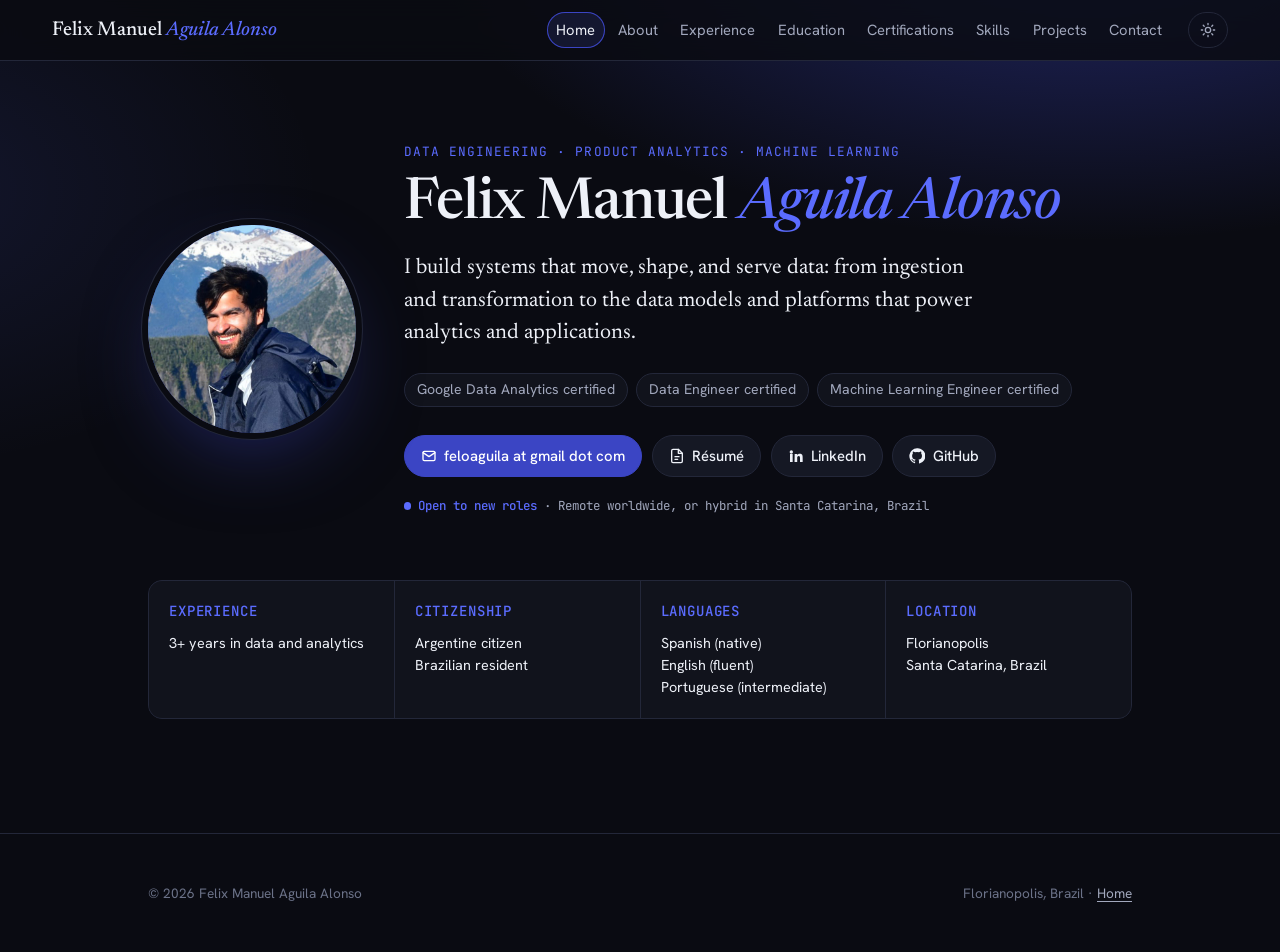
<file: index.html>
<!DOCTYPE html>
<html lang="en">
<head>
<meta charset="utf-8">
<meta name="viewport" content="width=device-width, initial-scale=1, viewport-fit=cover">
<title>Felix Manuel Aguila Alonso | Data Engineer &amp; Analytics</title>
<meta name="description" content="Data engineer and analyst working on ingestion pipelines, transformation, and data models — the layer between raw data and the analytics built on top of it.">
<meta name="author" content="Felix Manuel Aguila Alonso">
<meta name="theme-color" content="#0a0b12">
<link rel="icon" href="data:image/svg+xml,%3Csvg xmlns='http://www.w3.org/2000/svg' viewBox='0 0 64 64'%3E%3Crect width='64' height='64' rx='14' fill='%233b45c4'/%3E%3Ctext x='50%25' y='56%25' text-anchor='middle' dominant-baseline='middle' font-family='Georgia,serif' font-style='italic' font-size='30' fill='%23eef1f8'%3EFA%3C/text%3E%3C/svg%3E">

<!-- Open Graph / social -->
<meta property="og:type" content="website">
<meta property="og:url" content="https://felitoaguila.github.io/">
<meta property="og:title" content="Felix Manuel Aguila Alonso | Data Engineer &amp; Analytics">
<meta property="og:description" content="Data engineer and analyst working on ingestion pipelines, transformation, and data models — the layer between raw data and the analytics built on top of it.">
<meta property="og:image" content="https://felitoaguila.github.io/assets/felo-avatar.jpg">
<meta name="twitter:card" content="summary_large_image">
<meta name="twitter:title" content="Felix Manuel Aguila Alonso | Data Engineer &amp; Analytics">
<meta name="twitter:description" content="Data engineer and analyst working on ingestion pipelines, transformation, and data models — the layer between raw data and the analytics built on top of it.">
<meta name="twitter:image" content="https://felitoaguila.github.io/assets/felo-avatar.jpg">

<!-- Structured data -->
<script type="application/ld+json">
{
  "@context": "https://schema.org",
  "@type": "Person",
  "name": "Felix Manuel Aguila Alonso",
  "url": "https://felitoaguila.github.io/",
  "image": "https://felitoaguila.github.io/assets/felo-avatar.jpg",
  "jobTitle": "Data Engineer & Analytics",
  "worksFor": { "@type": "Organization", "name": "Rather Labs" },
  "address": {
    "@type": "PostalAddress",
    "addressLocality": "Florianopolis",
    "addressRegion": "Santa Catarina",
    "addressCountry": "BR"
  },
  "knowsLanguage": ["es", "en", "pt"],
  "knowsAbout": [
    "Python", "SQL", "MQL", "R", "Pandas", "ETL/ELT", "dbt", "Airflow",
    "Dash", "Plotly", "Data Visualization", "Google Cloud", "BigQuery", "MongoDB",
    "Google Cloud Functions", "Airbyte", "Prefect", "DuckDB", "PostgreSQL", "Docker", "OpenAI", "LangChain",
    "Machine Learning", "scikit-learn", "PyTorch", "TensorFlow", "LLM evaluation"
  ],
  "sameAs": [
    "https://www.linkedin.com/in/felix-aguila/",
    "https://github.com/FelitoAguila"
  ]
}
</script>

<link rel="preconnect" href="https://fonts.googleapis.com">
<link rel="preconnect" href="https://fonts.gstatic.com" crossorigin>
<link rel="stylesheet" href="https://fonts.googleapis.com/css2?family=Hanken+Grotesk:wght@400;500;600;700&family=JetBrains+Mono:wght@400;500&family=Newsreader:ital,opsz,wght@0,6..72,400;0,6..72,500;0,6..72,600;1,6..72,400&display=swap">
<style>
  /* ============================================================
     THEME TOKENS. Electric blue is the default; light is optional.
     ============================================================ */
  :root {
    --bg: #0a0b12;
    --bg-2: #11131c;
    --card: #151824;
    --ink: #eef1f8;
    --muted: #a2a8bd;
    --faint: #6b7288;
    --line: #232739;
    --accent: #5b6cff;
    --accent-2: #93a0ff;
    --accent-deep: #3b45c4;
    --accent-ink: #0a0b12;
    --accent-soft: rgba(91, 108, 255, 0.12);
    --glow: rgba(59, 69, 196, 0.5);
    --serif: "Newsreader", Georgia, "Times New Roman", serif;
    --sans: "Hanken Grotesk", system-ui, -apple-system, "Segoe UI", Roboto, sans-serif;
    --mono: "JetBrains Mono", ui-monospace, SFMono-Regular, Menlo, monospace;
    --radius: 14px;
    color-scheme: dark;
  }
  :root[data-theme="light"] {
    --bg: #f7f8fc;
    --bg-2: #eef0f8;
    --card: #ffffff;
    --ink: #0d1020;
    --muted: #4d5468;
    --faint: #7d84a0;
    --line: #dfe3ef;
    --accent: #4338ca;
    --accent-2: #3730a3;
    --accent-deep: #312e81;
    --accent-ink: #f7f8fc;
    --accent-soft: rgba(67, 56, 202, 0.08);
    --glow: rgba(67, 56, 202, 0.16);
    color-scheme: light;
  }

  *, *::before, *::after { box-sizing: border-box; }
  html { scroll-padding-top: 5rem; -webkit-text-size-adjust: 100%; }
  @media (prefers-reduced-motion: no-preference) { html { scroll-behavior: smooth; } }

  body {
    margin: 0;
    background:
      radial-gradient(60rem 30rem at 85% -10%, var(--glow), transparent 70%),
      radial-gradient(40rem 25rem at -10% 20%, var(--accent-soft), transparent 70%),
      var(--bg);
    background-repeat: no-repeat;
    color: var(--ink);
    font-family: var(--sans);
    font-size: 1.05rem;
    line-height: 1.65;
    min-height: 100vh;
  }

  a { color: var(--accent-2); text-decoration-thickness: 1px; text-underline-offset: 0.2em; }
  a:hover { text-decoration-thickness: 2px; }
  :focus-visible { outline: 2px solid var(--accent-2); outline-offset: 3px; border-radius: 4px; }
  ::selection { background: var(--accent-deep); color: #fff; }

  .wrap { max-width: 64rem; margin: 0 auto; padding: 0 1.25rem; }

  .skip {
    position: absolute; left: -9999px; top: 0; z-index: 40;
    background: var(--accent-deep); color: #fff; padding: 0.6rem 1rem; border-radius: 0 0 10px 0;
    text-decoration: none; font-size: 0.9rem;
  }
  .skip:focus { left: 0; }

  /* ============================================================
     TOP BAR
     ============================================================ */
  .bar {
    position: sticky; top: 0; z-index: 20;
    background: color-mix(in srgb, var(--bg) 82%, transparent);
    backdrop-filter: blur(12px); -webkit-backdrop-filter: blur(12px);
    border-bottom: 1px solid var(--line);
  }
  .bar .wrap { display: flex; align-items: center; gap: 1rem; min-height: 3.75rem; max-width: 76rem; }
  .brand {
    font-family: var(--serif); font-size: 1.25rem; font-weight: 500;
    color: var(--ink); text-decoration: none; white-space: nowrap;
  }
  .brand span { color: var(--accent); font-style: italic; }
  .nav { display: flex; gap: 0.2rem; margin-left: auto; overflow-x: auto; scrollbar-width: none; font-size: 0.92rem; }
  .nav::-webkit-scrollbar { display: none; }
  .nav a {
    color: var(--muted); text-decoration: none; white-space: nowrap;
    padding: 0.35rem 0.6rem; border-radius: 999px; transition: color .2s, background .2s;
  }
  .nav a:hover { color: var(--ink); }
  .nav a.active { color: var(--ink); background: var(--accent-soft); box-shadow: inset 0 0 0 1px var(--accent-deep); }
  .icon-btn {
    font: inherit; font-size: 0.85rem; line-height: 1; color: var(--muted);
    background: none; border: 1px solid var(--line); border-radius: 999px;
    height: 2.2rem; min-width: 2.2rem; padding: 0 0.7rem; cursor: pointer; flex: none;
    display: inline-flex; align-items: center; justify-content: center; gap: 0.4rem;
  }
  .icon-btn:hover { color: var(--accent-2); border-color: var(--accent); }
  .icon-btn svg { width: 1rem; height: 1rem; }

  /* ============================================================
     HERO
     ============================================================ */
  .hero { display: grid; grid-template-columns: auto 1fr; gap: 3rem; align-items: center; padding: 5rem 0 4rem; }
  .avatar {
    position: relative; width: 13rem; height: 13rem; border-radius: 50%;
    background: linear-gradient(145deg, var(--accent-deep), #131a52);
    color: #eef1f8; display: grid; place-items: center;
    font-family: var(--serif); font-size: 4.2rem; font-style: italic;
    box-shadow: 0 0 0 6px var(--bg), 0 0 0 7px var(--line), 0 30px 80px -20px var(--glow);
  }
  .avatar img { width: 100%; height: 100%; border-radius: 50%; object-fit: cover; }
  .eyebrow {
    font-family: var(--mono); font-size: 0.8rem; letter-spacing: 0.08em; text-transform: uppercase;
    color: var(--accent); margin: 0 0 0.75rem;
  }
  .hero h1 {
    font-family: var(--serif); font-weight: 500;
    font-size: clamp(2.3rem, 5.5vw, 3.6rem); line-height: 1.08; letter-spacing: -0.02em; margin: 0 0 1rem;
  }
  .hero h1 em { color: var(--accent); }
  .lede { font-family: var(--serif); font-size: 1.35rem; line-height: 1.5; margin: 0 0 1.5rem; max-width: 36rem; color: var(--ink); }
  .facts { list-style: none; margin: 0 0 1.75rem; padding: 0; display: flex; flex-wrap: wrap; gap: 0.5rem; }
  .facts li {
    font-size: 0.88rem; color: var(--muted); border: 1px solid var(--line);
    padding: 0.25rem 0.75rem; border-radius: 999px; background: var(--bg-2);
  }
  .links { display: flex; flex-wrap: wrap; gap: 0.6rem; }
  .practical { margin: 1.15rem 0 0; font-family: var(--mono); font-size: 0.78rem; color: var(--muted); }
  .practical .dot { display: inline-block; width: 0.45rem; height: 0.45rem; border-radius: 50%; background: var(--accent); margin-right: 0.4rem; }
  .practical b { color: var(--accent); font-weight: 500; }
  .btn {
    display: inline-flex; align-items: center; gap: 0.45rem;
    text-decoration: none; color: var(--ink); border: 1px solid var(--line); background: var(--card);
    padding: 0.5rem 1rem; border-radius: 999px; font-weight: 500; font-size: 0.93rem;
    transition: border-color .2s, transform .2s, background .2s;
  }
  .btn svg { width: 1rem; height: 1rem; }
  .btn:hover { border-color: var(--accent); transform: translateY(-1px); }
  .btn.primary { background: var(--accent-deep); border-color: var(--accent-deep); color: #fff; }
  .btn.primary:hover { background: var(--accent); border-color: var(--accent); }

  /* Stats strip */
  .stats { display: grid; grid-template-columns: repeat(4, 1fr); gap: 1px; background: var(--line); border: 1px solid var(--line); border-radius: var(--radius); overflow: hidden; margin-bottom: 1rem; }
  .stat { background: var(--bg-2); padding: 1.2rem 1.25rem; }
  .stat .k { display: block; font-family: var(--mono); font-size: 0.88rem; font-weight: 500; text-transform: uppercase; letter-spacing: 0.06em; color: var(--accent); margin: 0 0 0.5rem; }
  .stat p { margin: 0; font-size: 0.9rem; line-height: 1.55; color: var(--ink); }

  /* ============================================================
     SECTIONS
     ============================================================ */
  main { min-height: calc(100vh - 12rem); }
  section { padding: 4.5rem 0 1rem; }
  section#home { padding: 0; }
  .sec-head { display: flex; align-items: baseline; gap: 1rem; margin: 0 0 2rem; flex-wrap: wrap; }
  .sec-num { font-family: var(--mono); font-size: 0.85rem; color: var(--accent); }
  h2 {
    font-family: var(--serif); font-size: clamp(1.9rem, 4vw, 2.4rem); line-height: 1.15; font-weight: 500;
    margin: 0; letter-spacing: -0.01em;
  }
  .sec-head::after { content: ""; flex: 1; height: 1px; background: var(--line); min-width: 2rem; align-self: center; }
  h3 { font-size: 1.1rem; line-height: 1.35; font-weight: 600; margin: 0; }
  p { margin: 0 0 1rem; }
  .prose { max-width: 44rem; }
  .prose p { font-family: var(--serif); font-size: 1.15rem; }
  .prose strong { font-weight: 600; color: var(--ink); }
  .intro-note { margin-bottom: 2rem; }
  .intro-note p { margin-bottom: 0; }

  /* Focus areas (About) */
  .areas { display: grid; grid-template-columns: repeat(3, 1fr); gap: 0.9rem; margin: 1.75rem 0; }
  .area { border: 1px solid var(--line); border-radius: var(--radius); padding: 1rem 1.1rem; background: var(--card); }
  .area h3 { font-size: 0.98rem; color: var(--accent-2); margin-bottom: 0.3rem; }
  .area p { margin: 0; font-size: 0.92rem; color: var(--muted); }

  /* Cards (featured work / projects) */
  .grid { display: grid; grid-template-columns: repeat(auto-fill, minmax(18rem, 1fr)); gap: 1.1rem; }
  .card {
    position: relative; display: flex; flex-direction: column;
    background: var(--card); border: 1px solid var(--line); border-radius: var(--radius);
    padding: 1.4rem; transition: border-color .25s, transform .25s, box-shadow .25s;
  }
  .card:hover { border-color: var(--accent-deep); transform: translateY(-3px); box-shadow: 0 18px 40px -24px var(--glow); }
  .card .kicker { font-family: var(--mono); font-size: 0.75rem; letter-spacing: 0.05em; text-transform: uppercase; color: var(--accent); margin-bottom: 0.5rem; }
  .card h3 { font-family: var(--serif); font-size: 1.3rem; font-weight: 500; margin-bottom: 0.5rem; }
  .card p:not(.kicker) { color: var(--muted); font-size: 0.95rem; flex: 1; }
  .tags { display: flex; flex-wrap: wrap; gap: 0.35rem; list-style: none; margin: 0.25rem 0 0; padding: 0; }
  .tags li { font-family: var(--mono); font-size: 0.72rem; color: var(--muted); background: var(--bg-2); border: 1px solid var(--line); padding: 0.1rem 0.5rem; border-radius: 6px; }
  .card .more { margin-top: 1rem; font-size: 0.9rem; font-weight: 500; }

  /* Filters */
  .filters { display: flex; flex-wrap: wrap; align-items: center; gap: 0.5rem 1rem; margin: 0 0 2rem; font-size: 0.9rem; }
  .seg { display: inline-flex; flex-wrap: wrap; border: 1px solid var(--line); border-radius: 999px; padding: 0.2rem; background: var(--bg-2); }
  .seg button {
    font: inherit; color: var(--muted); background: none; border: 0; cursor: pointer;
    padding: 0.3rem 0.95rem; border-radius: 999px;
  }
  .seg button:hover { color: var(--ink); }
  .seg button[aria-pressed="true"] { background: var(--accent-deep); color: #fff; }
  .legend { color: var(--faint); font-size: 0.85rem; }

  /* Timeline */
  .tl { list-style: none; margin: 0; padding: 0; position: relative; }
  .tl::before { content: ""; position: absolute; top: 0.6rem; bottom: 1rem; width: 2px; background: linear-gradient(var(--accent-deep), var(--line)); left: calc(9.5rem + 1.25rem - 1px); }
  .tl > li { display: grid; grid-template-columns: 9.5rem 1fr; column-gap: 2.5rem; position: relative; padding-bottom: 2.25rem; }
  .tl > li[hidden] { display: none; }
  .tl > li::after {
    content: ""; position: absolute; top: 0.45rem; left: calc(9.5rem + 1.25rem - 7px);
    width: 14px; height: 14px; border-radius: 50%; background: var(--accent); box-shadow: 0 0 0 4px var(--bg);
  }
  .tl > li[data-type="freelance"]::after { background: var(--bg); border: 2px solid var(--accent); }
  .when { text-align: right; font-family: var(--mono); font-size: 0.8rem; color: var(--muted); padding-top: 0.25rem; line-height: 1.5; }
  .org { font-size: 0.93rem; color: var(--accent-2); margin: 0.1rem 0 0.6rem; }
  .tl p { margin: 0 0 0.6rem; max-width: 40rem; color: var(--muted); }
  .tl ul.impact { margin: 0 0 0.6rem; padding-left: 1.1rem; color: var(--muted); max-width: 40rem; }
  .tl ul.impact li::marker { color: var(--accent); }

  /* Publications / certifications list */
  .pubs { list-style: none; margin: 0; padding: 0; }
  .pubs > li { display: grid; grid-template-columns: 6.5rem 1fr; gap: 1.25rem; padding: 1.25rem 0; border-bottom: 1px solid var(--line); }
  .pubs > li:last-child { border-bottom: 0; padding-bottom: 0; }
  .pub-group + .pub-group { margin-top: 2.5rem; }
  .pub-field { font-family: var(--mono); font-size: 0.8rem; font-weight: 500; text-transform: uppercase; letter-spacing: 0.08em; color: var(--accent); margin: 0 0 0.75rem; }
  .pubs .year { font-family: var(--mono); font-size: 0.85rem; color: var(--accent); padding-top: 0.2rem; }
  .pubs h3 { font-family: var(--serif); font-size: 1.2rem; font-weight: 500; }
  .pubs .meta { color: var(--muted); font-size: 0.92rem; margin: 0.2rem 0 0; }
  .pubs .res { margin-top: 0.6rem; }
  .pubs .meta i { color: var(--ink); }
  .badge { display: inline-block; font-family: var(--mono); font-size: 0.7rem; text-transform: uppercase; letter-spacing: 0.05em; padding: 0.08rem 0.45rem; border-radius: 5px; border: 1px solid var(--accent-deep); color: var(--accent-2); margin-right: 0.4rem; vertical-align: 0.15em; }
  .res { display: flex; flex-wrap: wrap; gap: 0.4rem; }
  .res a { font-family: var(--mono); font-size: 0.75rem; text-decoration: none; color: var(--muted); border: 1px solid var(--line); padding: 0.12rem 0.55rem; border-radius: 6px; }
  .res a:hover { color: var(--accent-2); border-color: var(--accent); }

  /* Education */
  .certs { display: grid; grid-template-columns: repeat(auto-fill, minmax(18rem, 1fr)); gap: 1.1rem; }
  .cert { background: var(--card); border: 1px solid var(--line); border-radius: var(--radius); padding: 1.3rem; border-top: 3px solid var(--accent-deep); }
  .certs .when { text-align: left; margin-bottom: 0.4rem; padding: 0; }
  .certs h3 { font-family: var(--serif); font-size: 1.2rem; font-weight: 500; }
  .certs .meta { margin: 0.4rem 0 0; color: var(--muted); font-size: 0.93rem; }
  .certs .res { margin-top: 0.7rem; }

  /* Skills */
  .skills { display: grid; grid-template-columns: repeat(auto-fill, minmax(18rem, 1fr)); gap: 1.1rem; }
  .skill { background: var(--card); border: 1px solid var(--line); border-radius: var(--radius); padding: 1.2rem 1.3rem; }
  .skill h3 { font-size: 0.8rem; font-family: var(--mono); text-transform: uppercase; letter-spacing: 0.06em; color: var(--accent); margin-bottom: 0.75rem; font-weight: 500; }
  .chips { display: flex; flex-wrap: wrap; gap: 0.4rem; list-style: none; margin: 0; padding: 0; }
  .chips li { font-size: 0.88rem; padding: 0.2rem 0.7rem; border-radius: 999px; background: var(--accent-soft); color: var(--ink); border: 1px solid transparent; }
  .chips li.strong { border-color: var(--accent); }
  .skill p { margin: 0; font-size: 0.93rem; color: var(--muted); }

  /* Contact */
  .contact {
    border: 1px solid var(--accent-deep); border-radius: calc(var(--radius) + 6px); padding: 2.5rem;
    background: radial-gradient(40rem 20rem at 100% 0%, var(--glow), transparent 70%), var(--card);
  }
  .contact h2 { margin-bottom: 0.75rem; }
  .contact p { color: var(--muted); max-width: 36rem; font-family: var(--serif); font-size: 1.15rem; }

  footer { padding: 3rem 0; margin-top: 4rem; border-top: 1px solid var(--line); font-size: 0.85rem; color: var(--faint); }
  footer .wrap { display: flex; flex-wrap: wrap; justify-content: space-between; gap: 1rem; }
  footer a { color: var(--muted); }

  /* Reveal on page change */
  @media (prefers-reduced-motion: no-preference) {
    main > section.current { animation: page-in .35s ease; }
    @keyframes page-in { from { opacity: 0.4; transform: translateY(8px); } to { opacity: 1; transform: none; } }
  }

  /* ============================================================
     SMALL SCREENS
     ============================================================ */
  @media (max-width: 64rem) {
    .bar .wrap { flex-wrap: wrap; padding-top: 0.5rem; padding-bottom: 0.5rem; gap: 0.4rem 0.6rem; }
    .brand { order: 1; margin-right: auto; }
    .icon-btn { order: 2; }
    .nav { order: 3; width: 100%; margin: 0 -0.6rem; }
    html { scroll-padding-top: 7rem; }
  }
  @media (max-width: 48rem) {
    .brand { font-size: 1.1rem; }
    .areas { grid-template-columns: 1fr; }
    .hero { grid-template-columns: 1fr; padding: 2.5rem 0; gap: 1.75rem; }
    .avatar { width: 8rem; height: 8rem; font-size: 2.6rem; }
    .stats { grid-template-columns: repeat(2, 1fr); }
    .tl { padding-left: 1.6rem; }
    .tl::before { left: 6px; }
    .tl > li { grid-template-columns: 1fr; }
    .tl > li::after { left: calc(-1.6rem); }
    .when { text-align: left; padding-top: 0; margin-bottom: 0.2rem; }
    .pubs > li { grid-template-columns: 1fr; gap: 0.25rem; }
    .contact { padding: 1.75rem 1.25rem; }
  }
</style>
</head>
<body>

<a class="skip" href="#main">Skip to content</a>

<!-- Inline SVG icons, referenced with <use> -->
<svg width="0" height="0" style="position:absolute" aria-hidden="true">
  <symbol id="i-mail" viewBox="0 0 24 24" fill="none" stroke="currentColor" stroke-width="2" stroke-linecap="round" stroke-linejoin="round"><rect x="3" y="5" width="18" height="14" rx="2"/><path d="m3 7 9 6 9-6"/></symbol>
  <symbol id="i-doc" viewBox="0 0 24 24" fill="none" stroke="currentColor" stroke-width="2" stroke-linecap="round" stroke-linejoin="round"><path d="M14 2H6a2 2 0 0 0-2 2v16a2 2 0 0 0 2 2h12a2 2 0 0 0 2-2V8z"/><path d="M14 2v6h6"/><path d="M9 13h6"/><path d="M9 17h4"/></symbol>
  <symbol id="i-in" viewBox="0 0 24 24" fill="currentColor"><path d="M4.98 3.5a2.5 2.5 0 1 1 0 5 2.5 2.5 0 0 1 0-5zM3 9h4v12H3zM10 9h3.8v1.7h.05c.53-1 1.83-2.05 3.77-2.05C21.6 8.65 22 11.2 22 14.5V21h-4v-5.8c0-1.4-.03-3.2-1.95-3.2-1.95 0-2.25 1.52-2.25 3.1V21h-4z"/></symbol>
  <symbol id="i-gh" viewBox="0 0 24 24" fill="currentColor"><path d="M12 .5a11.5 11.5 0 0 0-3.64 22.41c.58.1.79-.25.79-.56v-2c-3.2.7-3.88-1.37-3.88-1.37-.53-1.34-1.3-1.7-1.3-1.7-1.05-.72.08-.7.08-.7 1.16.08 1.77 1.19 1.77 1.19 1.03 1.77 2.7 1.26 3.36.96.1-.75.4-1.26.73-1.55-2.55-.29-5.24-1.28-5.24-5.7 0-1.26.45-2.29 1.19-3.1-.12-.29-.52-1.46.11-3.05 0 0 .97-.31 3.18 1.18a11 11 0 0 1 5.8 0c2.2-1.49 3.17-1.18 3.17-1.18.63 1.59.24 2.76.12 3.05.74.81 1.19 1.84 1.19 3.1 0 4.43-2.7 5.4-5.26 5.69.42.36.79 1.08.79 2.18v3.23c0 .31.21.67.8.56A11.5 11.5 0 0 0 12 .5z"/></symbol>
  <symbol id="i-sun" viewBox="0 0 24 24" fill="none" stroke="currentColor" stroke-width="2" stroke-linecap="round" stroke-linejoin="round"><circle cx="12" cy="12" r="4"/><path d="M12 2v2M12 20v2M4.9 4.9l1.4 1.4M17.7 17.7l1.4 1.4M2 12h2M20 12h2M4.9 19.1l1.4-1.4M17.7 6.3l1.4-1.4"/></symbol>
</svg>

<header class="bar">
  <div class="wrap">
    <a class="brand" href="#home">Felix Manuel <span>Aguila Alonso</span></a>
    <nav class="nav" aria-label="Sections">
      <a href="#home">Home</a>
      <a href="#about">About</a>
      <a href="#experience">Experience</a>
      <a href="#education">Education</a>
      <a href="#certifications">Certifications</a>
      <a href="#skills">Skills</a>
      <a href="#projects">Projects</a>
      <a href="#contact">Contact</a>
    </nav>
    <button class="icon-btn" id="theme" type="button" aria-label="Switch between dark and light theme" title="Switch theme"><svg><use href="#i-sun"/></svg></button>
  </div>
</header>

<main class="wrap" id="main">

  <!-- ========================= HOME ========================= -->
  <section id="home">
  <div class="hero">
    <div class="avatar"><img src="assets/felo-avatar.jpg" alt="Portrait of Felix Manuel Aguila Alonso" width="640" height="640"></div>
    <div>
      <p class="eyebrow">Data Engineering · Product Analytics · Machine Learning</p>
      <h1>Felix Manuel <em>Aguila Alonso</em></h1>
      <p class="lede">I build systems that move, shape, and serve data: from ingestion and transformation to the data models and platforms that power analytics and applications.</p>
      <ul class="facts">
        <li>Google Data Analytics certified</li>
        <li>Data Engineer certified</li>
        <li>Machine Learning Engineer certified</li>
      </ul>
      <div class="links">
        <a class="btn primary js-mail" href="#contact" data-u="feloaguila" data-d="gmail.com"><svg><use href="#i-mail"/></svg>feloaguila at gmail dot com</a>
        <a class="btn" href="/Felix_Manuel_Aguila_Alonso_CV.pdf" download><svg><use href="#i-doc"/></svg>R&eacute;sum&eacute;</a>
        <a class="btn" href="https://www.linkedin.com/in/felix-aguila/" rel="noopener"><svg><use href="#i-in"/></svg>LinkedIn</a>
        <a class="btn" href="https://github.com/FelitoAguila" rel="noopener"><svg><use href="#i-gh"/></svg>GitHub</a>
      </div>
      <p class="practical"><span class="dot"></span><b>Open to new roles</b> &middot; Remote worldwide, or hybrid in Santa Catarina, Brazil</p>
    </div>
  </div>

  <div class="stats">
    <div class="stat"><span class="k">Experience</span><p>3+ years in data and analytics</p></div>
    <div class="stat"><span class="k">Citizenship</span><p>Argentine citizen<br>Brazilian resident</p></div>
    <div class="stat"><span class="k">Languages</span><p>Spanish (native)<br>English (fluent)<br>Portuguese (intermediate)</p></div>
    <div class="stat"><span class="k">Location</span><p>Florianopolis<br>Santa Catarina, Brazil</p></div>
  </div>
  </section>

  <!-- ========================= ABOUT ========================= -->
  <section id="about">
    <div class="sec-head"><span class="sec-num">01</span><h2>About</h2></div>

    <div class="prose">
      <p>I have 3+ years of experience using Python and query languages to extract, process, and analyze data to support decision-making. Over time, my work evolved from querying APIs and databases to support users, to building more complex analyses and dashboards for stakeholders, and eventually to automating those processes and building data pipelines and analytics systems.</p>
      <p>I’m naturally curious and enjoy solving difficult problems, understanding how things work, and using data to make sense of the world. I like building systems that are efficient, well-designed, and useful, while understanding the business or processes behind the data.</p>
      <p>My current focus is data engineering and analytics, while I’m building a broader, end-to-end understanding of the data stack, from how data is generated and processed to how it can be analyzed and used in ML and AI applications. I care about understanding the fundamentals, not just the tools.</p>
      <p>Outside of work, I enjoy sports, traveling, reading about philosophy or history, and spending time with family and friends.</p>
      <p>Here are some of the specific areas and skills I’ve worked with throughout my career:</p>
    </div>

    <div class="areas">
      <div class="area"><h3>Product analytics</h3><p>Defining KPIs with stakeholders and analyzing product and payment data to understand user behavior, identify problems, and turn insights into decisions and workflows.</p></div>
      <div class="area"><h3>Data pipelines</h3><p>Building and automating ETL/ELT pipelines that extract data from application databases and APIs like MongoDB, Stripe, and Mercado Pago, and keep downstream data fresh and reliable.</p></div>
      <div class="area"><h3>Dashboards &amp; reporting</h3><p>Building and deploying interactive Dash/Plotly applications that turn KPIs and key metrics into clear, accessible views of how a product is performing.</p></div>
      <div class="area"><h3>Data engineering</h3><p>Designing data systems end to end, making decisions around ingestion, storage, transformation, and serving based on reliability, maintainability, and practical trade-offs.</p></div>
      <div class="area"><h3>Applied ML</h3><p>Applying machine learning to problems in credit risk, computer vision, NLP, and hospitality risk, from preparing large datasets to training and evaluating models.</p></div>
      <div class="area"><h3>AI &amp; LLMs</h3><p>Experimenting with LLM-powered applications, exploring how models can be integrated into data workflows to solve practical problems.</p></div>
    </div>
  </section>

  <!-- ========================= EXPERIENCE ========================= -->
  <section id="experience">
    <div class="sec-head"><span class="sec-num">02</span><h2>Experience</h2></div>

    <div class="filters">
      <div class="seg" role="group" aria-label="Filter experience">
        <button type="button" data-filter="all" aria-pressed="true">All</button>
        <button type="button" data-filter="industry" aria-pressed="false">Industry</button>
        <button type="button" data-filter="freelance" aria-pressed="false">Freelance</button>
      </div>
      <span class="legend">● full-time &nbsp; ○ freelance / part-time</span>
    </div>

    <ol class="tl" data-list="experience">
      <li data-type="industry">
        <div class="when">2023 &ndash; 2026</div>
        <div>
          <h3>Product Analytics Specialist</h3>
          <div class="org">Rather Labs &middot; Remote</div>
          <ul class="impact">
            <li>Built and automated data pipelines that kept analytical data fresh and reliable, reducing the time required to go from raw data to actionable insights from hours to minutes.</li>
            <li>Designed and deployed an analytical platform with interactive Plotly/Dash dashboards, reducing data loading and filtering times from minutes to seconds.</li>
            <li>Analyzed application, Stripe, and Mercado Pago data to uncover payment and integration issues, user behavior patterns, and product usage trends, leading to fewer user complaints and more successful subscriptions.</li>
            <li>Used product usage and subscription data to identify opportunities for plan and pricing changes that increased revenue while supporting continued user growth.</li>
            <li>Designed and implemented user reactivation workflows that achieved a 40% reactivation rate, and Stripe dispute workflows that reduced losses from payment disputes by 60%.</li>
          </ul>
        </div>
      </li>
      <li data-type="freelance">
        <div class="when">Mar 2024 &ndash; Aug 2024</div>
        <div>
          <h3>Machine Learning Trainee</h3>
          <div class="org">Anyone AI &middot; Remote &middot; part-time</div>
          <ul class="impact">
            <li>Built predictive models on a dataset of 350,000 records to assess credit default risk for home loan applicants.</li>
            <li>Developed a computer vision system using convolutional neural networks to classify vehicle brand and model from e-commerce images.</li>
            <li>Performed sentiment analysis on over 50,000 movie reviews using Word2Vec embeddings and logistic regression.</li>
            <li>Trained word embeddings and sentiment models to detect positive and negative opinions in product reviews.</li>
          </ul>
        </div>
      </li>
      <li data-type="freelance">
        <div class="when">Jan 2023 &ndash; Mar 2024</div>
        <div>
          <h3>Quality Assurance</h3>
          <div class="org">Scale AI &middot; Remote &middot; freelance</div>
          <ul class="impact">
            <li>Created domain-specific evaluation questions to train large language models focused on implicit code execution.</li>
            <li>Evaluated, corrected, and refined AI-generated responses to ensure correctness, clarity, and usefulness.</li>
            <li>Used Python to test, debug, and validate generated code outputs.</li>
          </ul>
        </div>
      </li>
    </ol>
  </section>

  <!-- ========================= EDUCATION ========================= -->
  <section id="education">
    <div class="sec-head"><span class="sec-num">03</span><h2>Education</h2></div>

    <ul class="pubs">
      <li>
        <div class="year">2016 &ndash; 2018</div>
        <div>
          <h3>Telecommunication Engineering</h3>
          <p class="meta"><i>Instituto Balseiro</i> &middot; Bariloche, Argentina</p>
          <p class="meta">Admitted through a highly competitive entrance examination and awarded a full scholarship. Completed foundational coursework with a strong focus on advanced mathematics, statistics, probability, physics, programming, and analytical thinking. Degree not completed.</p>
        </div>
      </li>
      <li>
        <div class="year">2012 &ndash; 2016</div>
        <div>
          <h3>Telecommunication Engineering</h3>
          <p class="meta"><i>Universidad Central de Las Villas</i> &middot; Santa Clara, Cuba</p>
          <p class="meta">Started a five-year Telecommunications Engineering degree and completed three years with a GPA of 4.7 / 5.0 before preparing for the entrance examination to Instituto Balseiro.</p>
        </div>
      </li>
    </ul>
  </section>

  <!-- ========================= CERTIFICATIONS ========================= -->
  <section id="certifications">
    <div class="sec-head"><span class="sec-num">04</span><h2>Certifications</h2></div>

    <div class="pub-group">
      <h3 class="pub-field">Data &amp; analytics</h3>
      <div class="certs">
        <div class="cert">
          <div class="when">Aug 2026</div>
          <h3>Data Engineer</h3>
          <p class="meta"><span class="badge">DataCamp</span>Validated proficiency in building and maintaining scalable data pipelines, working with SQL and Python for data processing, and applying data engineering best practices in real-world scenarios.</p>
          <div class="res"><a href="https://www.datacamp.com/certificate/DE0019049545897" rel="noopener">DataCamp certificate</a></div>
        </div>
        <div class="cert">
          <div class="when">Jun 2026</div>
          <h3>Associate Data Engineer</h3>
          <p class="meta"><span class="badge">DataCamp</span>Warehouse design, dimensional modeling, database architecture, and advanced SQL.</p>
          <div class="res"><a href="https://www.datacamp.com/certificate/DEA0011502658790" rel="noopener">DataCamp certificate</a></div>
        </div>
        <div class="cert">
          <div class="when">Jan 2026</div>
          <h3>Google Data Analytics Professional Certificate</h3>
          <p class="meta"><span class="badge">Google</span>Data cleaning, visualization, SQL, and R, with a focus on business-focused analysis.</p>
          <div class="res"><a href="https://www.credly.com/go/n9IP9Z3k" rel="noopener">Credly badge</a></div>
        </div>
      </div>
    </div>

    <div class="pub-group">
      <h3 class="pub-field">Machine learning</h3>
      <div class="certs">
        <div class="cert">
          <div class="when">Jan 2026</div>
          <h3>Machine Learning I</h3>
          <p class="meta"><span class="badge">Columbia+</span>Core machine learning concepts and algorithms, with attention to the math behind them.</p>
          <div class="res"><a href="https://badges.plus.columbia.edu/56f02aa7-5112-44cb-8b28-afed69d6d3c3#acc.F2U5I4mn" rel="noopener">Columbia badge</a></div>
        </div>
        <div class="cert">
          <div class="when">Aug 2024</div>
          <h3>Machine Learning Engineer</h3>
          <p class="meta"><span class="badge">Anyone AI</span>Hands-on, production-oriented machine learning: supervised and unsupervised learning, evaluation, and practical ML applications.</p>
          <div class="res"><a href="https://21331110.fs1.hubspotusercontent-na1.net/hubfs/21331110/Certificates%20AY24-01/PDF/AY24-01%20-%20Certificate%20_%20Felix%20Manuel%20Aguila%20Alonso.pdf" rel="noopener">Certificate PDF</a></div>
        </div>
      </div>
    </div>
  </section>

  <!-- ========================= SKILLS ========================= -->
  <section id="skills">
    <div class="sec-head"><span class="sec-num">05</span><h2>Skills</h2></div>

    <div class="skills">
      <div class="skill">
        <h3>Programming &amp; query</h3>
        <ul class="chips"><li class="strong">Python</li><li class="strong">SQL</li><li class="strong">R</li><li>C</li><li>MQL</li><li>Bash</li></ul>
      </div>
      <div class="skill">
        <h3>Analysis &amp; visualization</h3>
        <ul class="chips"><li class="strong">Pandas</li><li class="strong">Plotly</li><li class="strong">Dash</li><li>NumPy</li><li>Matplotlib</li><li>Seaborn</li><li>R Markdown</li></ul>
      </div>
      <div class="skill">
        <h3>Databases &amp; warehouses</h3>
        <ul class="chips"><li class="strong">BigQuery</li><li class="strong">PostgreSQL</li><li class="strong">DuckDB</li><li class="strong">MongoDB</li><li>MySQL</li></ul>
      </div>
      <div class="skill">
        <h3>Machine learning</h3>
        <ul class="chips"><li class="strong">scikit-learn</li><li>TensorFlow</li><li>Keras</li><li>PyTorch</li><li>OpenAI</li><li>LangChain</li></ul>
      </div>
      <div class="skill">
        <h3>Data engineering</h3>
        <ul class="chips"><li class="strong">Airbyte</li><li class="strong">dlt</li><li class="strong">Google Cloud</li><li>dbt</li><li>Airflow</li><li>Prefect</li><li>ETL/ELT pipelines</li><li>Docker</li></ul>
      </div>
      <div class="skill">
        <h3>Version control</h3>
        <ul class="chips"><li class="strong">Git</li><li class="strong">GitHub</li><li>CI/CD</li></ul>
      </div>
    </div>
  </section>

  <!-- ========================= PROJECTS ========================= -->
  <section id="projects">
    <div class="sec-head"><span class="sec-num">06</span><h2>Projects</h2></div>

    <div class="prose intro-note">
      <p>Some of the personal projects I’ve built to explore data engineering, analytics, and machine learning. You can find more on <a href="https://github.com/FelitoAguila" rel="noopener">GitHub</a>, feel free to check them out and collaborate.</p>
    </div>

    <div class="grid">
      <article class="card">
        <p class="kicker">Dash apps</p>
        <h3>NBA Analytics</h3>
        <p>An interactive basketball analytics app built in Python with Dash and Plotly, born out of a passion for the Philadelphia 76ers. It lets anyone explore team and player performance across seasons and metrics instead of reading static box scores. Data comes from the community-maintained <strong>nba_api</strong>, lands in <strong>BigQuery</strong>, and refreshes daily with Cloud Functions and Cloud Scheduler; the dashboard queries BigQuery directly with SQL. Deployed on Render, so the free tier may take a minute to wake up on first load.</p>
        <ul class="tags">
          <li>Python</li><li>Dash</li><li>Plotly</li><li>SQL</li><li>BigQuery</li><li>Cloud Functions</li>
        </ul>
        <div class="more res">
          <a href="https://nba-analytics.onrender.com/" rel="noopener">Live dashboard</a>
          <a href="https://github.com/FelitoAguila/nba-analytics" rel="noopener">Source code</a>
        </div>
      </article>

      <article class="card">
        <p class="kicker">Data Engineering & Analytics</p>
        <h3>E-Commerce Analytics Platform</h3>
        <p>An end-to-end e-commerce analytics platform built around the public <strong>Olist</strong> dataset. ~100k real Brazilian orders are seeded into <strong>PostgreSQL</strong>, then kept alive by a simulator that generates new orders, status transitions, and reviews with realistic distributions and deliberate data-quality defects. <strong>dlt</strong> incrementally pulls changes using an <code>updated_at</code> watermark into a warehouse bronze layer; <strong>dbt</strong> builds a gold star schema from it, along with an SCD Type 2 snapshot of the order-status timeline and 73 data tests. <strong>Prefect</strong> runs the pipeline daily, and a <strong>Streamlit</strong> dashboard reads from the gold layer in read-only mode.</p>
        <ul class="tags">
          <li>Python</li><li>SQL</li><li>PostgreSQL</li><li>dlt</li><li>dbt</li><li>DuckDB</li><li>Prefect</li><li>Streamlit</li><li>Plotly</li><li>Docker</li><li>BigQuery</li>
        </ul>
        <div class="more res">
          <a href="https://github.com/FelitoAguila/ecomerce-analytics-platform" rel="noopener">Source code</a>
        </div>
      </article>

      <article class="card">
        <p class="kicker">Applied ML</p>
        <h3>Home Credit Default Risk</h3>
        <p>End-to-end applied ML pipeline to predict Home Credit loan repayment difficulties (binary, ROC-AUC). Leak-safe preprocessing with training/comparison of <strong>Logistic Regression</strong>, <strong>Random Forest</strong>, <strong>XGBoost</strong>, and <strong>LightGBM</strong> (best: LightGBM, val AUC ~0.746). Multi-page <strong>Streamlit</strong> app for EDA, model comparison (ROC/PR, metrics, feature importances), and interactive predictions. Reproducible with uv, tested with pytest, and containerized with Docker for local use.</p>
        <ul class="tags">
          <li>Python</li><li>scikit-learn</li><li>XGBoost</li><li>LightGBM</li><li>Streamlit</li><li>pytest</li><li>Docker</li><li>uv</li>
        </ul>
        <div class="more res">
          <a href="https://github.com/FelitoAguila/home-credit-default-risk" rel="noopener">Source code</a>
        </div>
      </article>
    </div>
  </section>

  <!-- ========================= CONTACT ========================= -->
  <section id="contact">
    <div class="contact">
      <p class="eyebrow">Get in touch</p>
      <h2>Let&rsquo;s work together</h2>
      <p>Open to product analytics, data engineering, and applied ML roles &mdash; remote, or hybrid in Santa Catarina, Brazil.<br>Email and LinkedIn are the best ways to reach me.</p>
      <div class="links">
        <a class="btn primary js-mail" href="#contact" data-u="feloaguila" data-d="gmail.com"><svg><use href="#i-mail"/></svg>feloaguila at gmail dot com</a>
        <a class="btn" href="https://www.linkedin.com/in/felix-aguila/" rel="noopener"><svg><use href="#i-in"/></svg>LinkedIn</a>
        <a class="btn" href="https://github.com/FelitoAguila" rel="noopener"><svg><use href="#i-gh"/></svg>GitHub</a>
      </div>
    </div>
  </section>

</main>

<footer>
  <div class="wrap">
    <span>&copy; <span id="year">2026</span> Felix Manuel Aguila Alonso</span>
    <span>Florianopolis, Brazil &middot; <a href="#home">Home</a></span>
  </div>
</footer>

<script>
  (function () {
    var root = document.documentElement;
    function store(k, v) { try { localStorage.setItem(k, v); } catch (e) {} }
    function load(k) { try { return localStorage.getItem(k); } catch (e) { return null; } }

    document.getElementById("year").textContent = new Date().getFullYear();

    // Email: the address is only assembled on click, so it never appears in the HTML
    document.querySelectorAll(".js-mail").forEach(function (a) {
      a.addEventListener("click", function (e) {
        e.preventDefault();
        e.stopPropagation();
        window.location.href = "mailto:" + a.getAttribute("data-u") + "@" + a.getAttribute("data-d");
      });
    });

    // Theme (electric blue by default)
    if (load("theme") === "light") root.setAttribute("data-theme", "light");
    document.getElementById("theme").addEventListener("click", function () {
      var light = root.getAttribute("data-theme") === "light";
      if (light) root.removeAttribute("data-theme"); else root.setAttribute("data-theme", "light");
      store("theme", light ? "dark" : "light");
    });

    // Filters (experience)
    document.querySelectorAll(".filters .seg").forEach(function (seg) {
      var section = seg.closest("section");
      var items = section.querySelectorAll("[data-list] > li");
      var buttons = seg.querySelectorAll("button");
      buttons.forEach(function (btn) {
        btn.addEventListener("click", function () {
          var f = btn.getAttribute("data-filter");
          buttons.forEach(function (b) { b.setAttribute("aria-pressed", b === btn ? "true" : "false"); });
          items.forEach(function (li) { li.hidden = !(f === "all" || li.getAttribute("data-type") === f); });
        });
      });
    });

    // Pages: show one section at a time, chosen from the top bar. Home is the default.
    var pages = document.querySelectorAll("main > section[id]");
    var navLinks = document.querySelectorAll(".nav a");
    function isPage(id) {
      var el = id && document.getElementById(id);
      return !!el && el.parentNode.tagName === "MAIN";
    }
    function show(id) {
      if (!isPage(id)) id = "home";
      pages.forEach(function (sec) {
        var on = sec.id === id;
        sec.hidden = !on;
        sec.classList.toggle("current", on);
      });
      navLinks.forEach(function (a) {
        var on = a.getAttribute("href") === "#" + id;
        a.classList.toggle("active", on);
        if (on) a.setAttribute("aria-current", "page"); else a.removeAttribute("aria-current");
        if (on && a.scrollIntoView) a.scrollIntoView({ block: "nearest", inline: "nearest" });
      });
      window.scrollTo(0, 0);
    }
    document.addEventListener("click", function (e) {
      var a = e.target.closest && e.target.closest('a[href^="#"]');
      if (!a) return;
      var id = a.getAttribute("href").slice(1);
      if (!isPage(id)) return;
      e.preventDefault();
      show(id);
      try { history.pushState(null, "", "#" + id); } catch (err) {}
    });
    function fromHash() { show(location.hash.slice(1)); }
    window.addEventListener("popstate", fromHash);
    window.addEventListener("hashchange", fromHash);
    fromHash();
  })();
</script>
</body>
</html>
</file>
